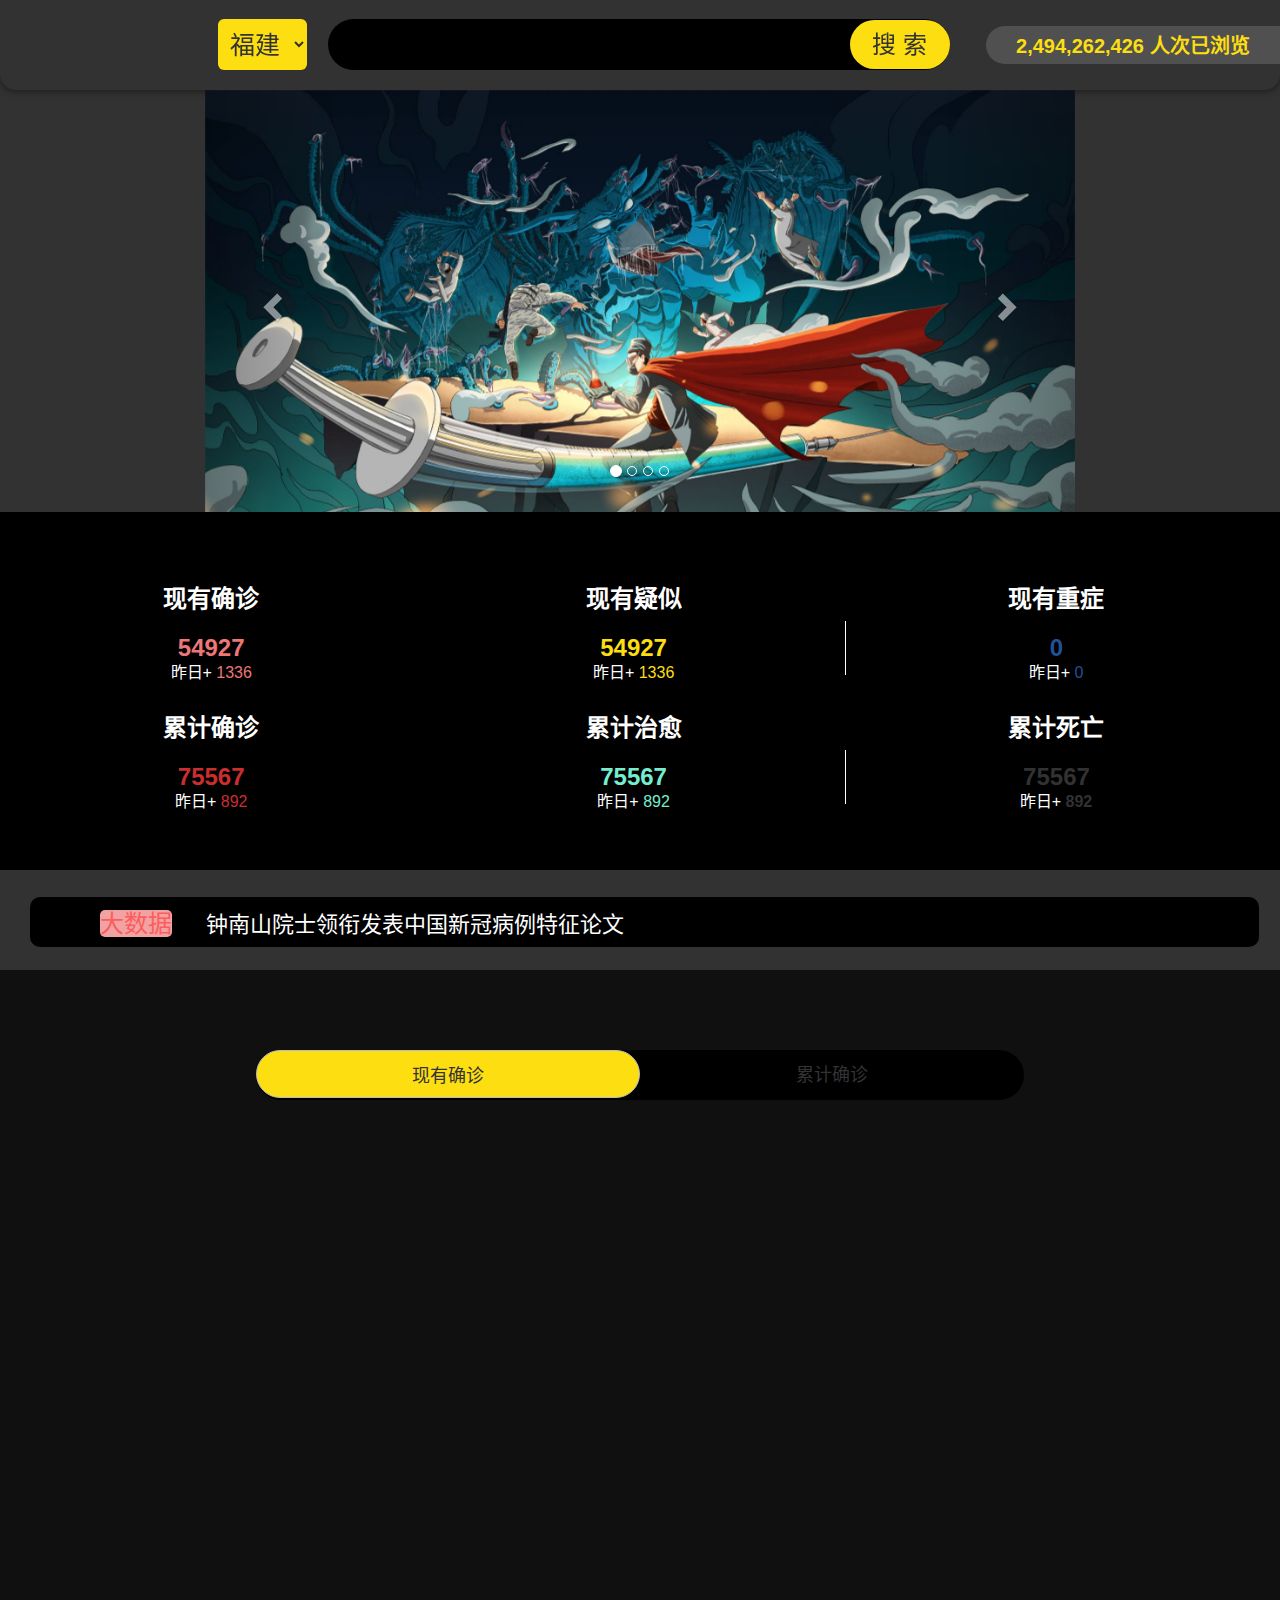
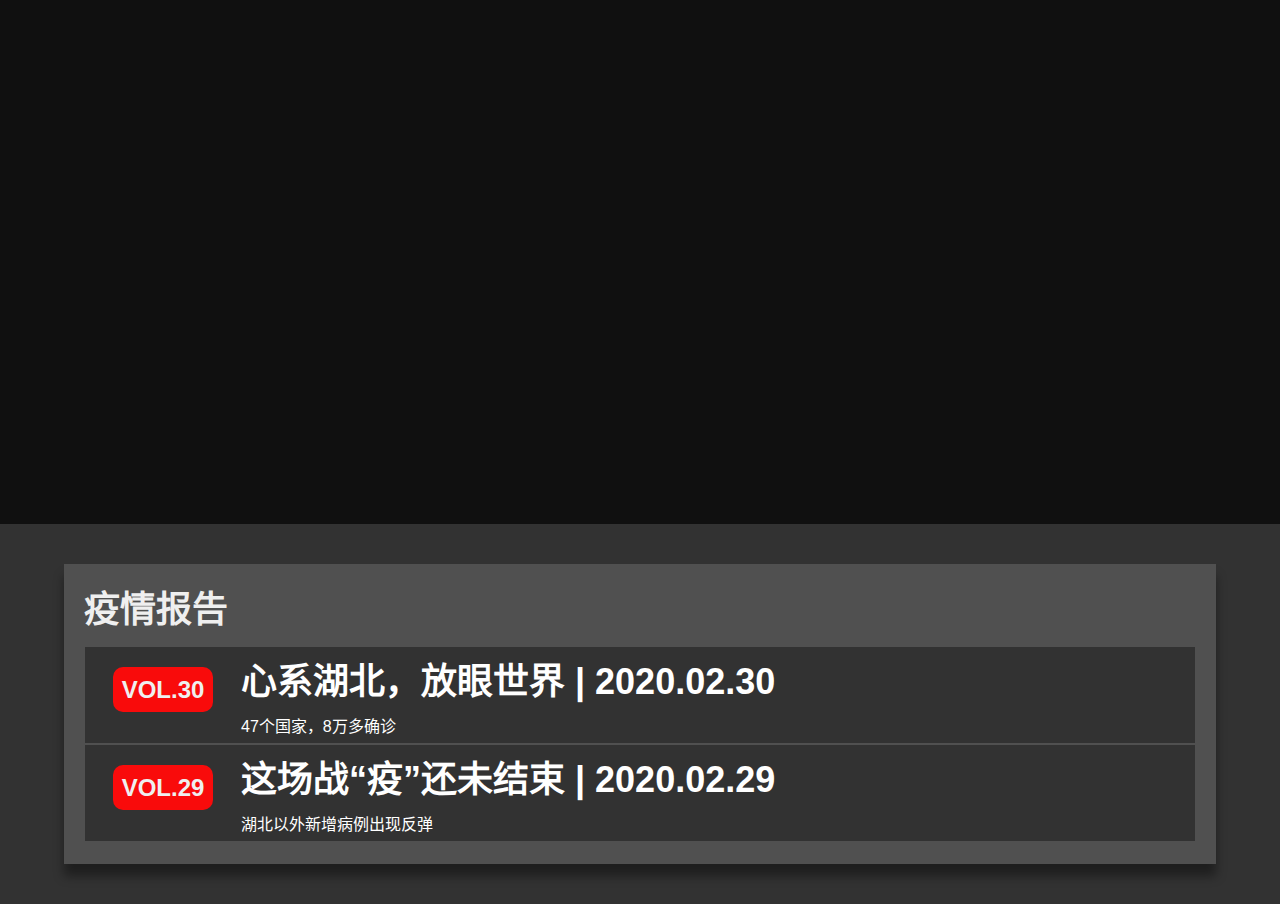
<file: index.html>
<!DOCTYPE html>
<html lang="zh-cn">
<head>
    <meta charset="UTF-8">
    <meta name="viewport" content="width=device-width, initial-scale=1.0">
    <title>疫情地图</title>
    <link rel="stylesheet" href="lib/bootstrap/css/bootstrap.css">
    <link rel="stylesheet" href="css/index.css">
    <script type="text/javascript" src="https://www.echartsjs.com/examples/vendors/echarts/echarts.min.js?_v_=1578305236132"></script>
    <!-- <script type="text/javascript" src="js/china.js" charset="utf-8"></script> -->
    <script src="https://www.echartsjs.com/examples/vendors/echarts/map/js/china.js?_v_=1578305236132"></script>
    <script src="https://www.echartsjs.com/examples/vendors/jquery/jquery.js"></script>
    <script src="js/lib/worldcloud.js"></script>
<body>
    <header>
        <nav>
            
            <div class="btn-provience">
                <select>
                    <option>福建</option>
                    <option>上海</option>
                    <option>深圳</option>
                </select>
            </div>
            <div class="search">
                <input type="text" class="searchBar">
                <input type="button" class="btnSearch" value="搜 索">
            </div>
            <div class="online">
                <p class="numOnline">2,494,262,426 人次已浏览</p>
            </div>
        </nav>
    </header>

    <div id="s1" class="carousel slide" data-ride="carousel" style="width: 68%; margin: 0 auto;">
        <!-- Indicators -->
        <ol class="carousel-indicators">
            <li data-target="#s1" data-slide-to="0" class="active"></li>
            <li data-target="#s1" data-slide-to="1"></li>
            <li data-target="#s1" data-slide-to="2"></li>
            <li data-target="#s1" data-slide-to="3"></li>
        </ol>
    
        <!-- Wrapper for slides -->
        <div class="carousel-inner" role="listbox" style="height: 33vw;">
            <div class="item active">
                <img src="images/banner1.jpg" alt="...">
            </div>
            <div class="item">
                <img src="images/banner2.jpg" alt="...">
            </div>
            <div class="item">
                <img src="images/banner3.jpg" alt="...">
            </div>
            <div class="item">
                <img src="images/banner4.jpg" alt="...">
            </div>
        </div>
    
        <!-- Controls -->
        <a class="left carousel-control" href="#s1" role="button" data-slide="prev">
            <span class="glyphicon glyphicon-chevron-left" aria-hidden="true"></span>
            <span class="sr-only">Previous</span>
        </a>
        <a class="right carousel-control" href="#s1" role="button" data-slide="next">
            <span class="glyphicon glyphicon-chevron-right" aria-hidden="true"></span>
            <span class="sr-only">Next</span>
        </a>
    </div>

    <div id="data">
        <div class="colum">
            <div class = type>
                <p>现有确诊</p>
                <p id="nowConfirm">54927</p>
                <p>
                    <span>昨日+</span>
                    <span id="addCurr">1336</span>
                </p>
            </div>
            <div class = type>
                <p>累计确诊</p>
                <p id="confirm">75567</p>
                <p>
                    <span>昨日+</span>
                    <span id="addTotal">892</span>
                </p>
            </div>
        </div>
        <div class="colum">
            <div class = type>
                <p>现有疑似</p>
                <p id="suspected">54927</p>
                <p>
                    <span>昨日+</span>
                    <span id="addSuspected">1336</span>
                </p>
            </div>
            <div class = type>
                <p>累计治愈</p>
                <p id="cure">75567</p>
                <p>
                    <span>昨日+</span>
                    <span id="addCure">892</span>
                </p>
            </div>
        </div>
        <div class="colum">
            <div class = type>
                <p>现有重症</p>
                <p id="importCase">0</p>
                <p>
                    <span>昨日+</span>
                    <span id="addImported">0</span>
                </p>
            </div>
            <div class = type>
                <p>累计死亡</p>
                <p id="dead">75567</p>
                <p>
                    <span>昨日+</span>
                    <span id="addDead">892</span>
                </p>
            </div>
        </div>
        
        
    </div>

    <div style="width: 100%; height: 100px;">
        <div id="news">
            <span>大数据</span>
            <span>钟南山院士领衔发表中国新冠病例特征论文</span>
        </div>    
    </div>
    <div style="background-color: rgb(16, 16, 16);padding-top: 80px;">
        <div id="changeBar">
            <div id="effected" class="focus">现有确诊</div>
            <div id="totalEffected" class="unfocus">累计确诊</div>
        </div>
        <div id="map">
        </div>
        <div id="map2"></div>
    </div>

    <div id="report">
        <p>疫情报告</p>
        <div id="report1" class="bar">
            <div class="tag">
                <p>VOL.30</p>
            </div>
            <div class="title">
                <p>心系湖北，放眼世界 | 2020.02.30</p>
                <p>47个国家，8万多确诊</p>
            </div>          
        </div>
        <div id="report2" class="bar">
            <div class="tag">
                <p>VOL.29</p>
            </div>
            <div class="title">
                <p>这场战“疫”还未结束 | 2020.02.29</p>
                <p>湖北以外新增病例出现反弹</p>
            </div>
        </div>
    </div>

    <script type="text/javascript">
        var myChart = echarts.init(document.getElementById('map'));
        option = {
            tooltip: {
                    formatter:function(params,ticket, callback){
                        return params.seriesName+'<br />'+params.name+'：'+params.value
                    }//数据格式化
                },
            visualMap: {
                min: 0,
                max: 1500,
                left: 'left',
                top: 'bottom',
                text: ['高','低'],//取值范围的文字
                inRange: {
                    color: ['#e0ffff', '#006edd']//取值范围的颜色
                },
                show:true//图注
            },
            geo: {
                map: 'china',
                roam: false,//不开启缩放和平移
                zoom:1.23,//视角缩放比例
                label: {
                    normal: {
                        show: true,
                        fontSize:'10',
                        color: 'rgba(0,0,0,0.7)'
                    }
                },
                itemStyle: {
                    normal:{
                        borderColor: 'rgba(0, 0, 0, 0.2)'
                    },
                    emphasis:{
                        areaColor: '#F3B329',//鼠标选择区域颜色
                        shadowOffsetX: 0,
                        shadowOffsetY: 0,
                        shadowBlur: 20,
                        borderWidth: 0,
                        shadowColor: 'rgba(0, 0, 0, 0.5)'
                    }
                }
            },
            series : [
                {
                    name: '现存确诊',
                    type: 'map',
                    geoIndex: 0,
                    data:[]
                }
            ]
        };
        myChart.setOption(option);

        option2 = {
            tooltip: {
                formatter:function(params,ticket, callback){
                    return params.seriesName+'<br />'+params.name+'：'+params.value
                }//数据格式化
            },
            visualMap: {
                min: 0,
                max: 1500,
                left: 'left',
                top: 'bottom',
                text: ['高','低'],//取值范围的文字
                inRange: {
                    color: ['#e0ffff', '#006edd']//取值范围的颜色
                },
                show:true//图注
            },
            geo: {
                map: 'china',
                roam: false,//不开启缩放和平移
                zoom: 1.23,//视角缩放比例
                label: {
                    normal: {
                        show: true,
                        fontSize:'10',
                        color: 'rgba(0,0,0,0.7)'
                    }
                },
                itemStyle: {
                    normal:{
                        borderColor: 'rgba(0, 0, 0, 0.2)'
                    },
                    emphasis:{
                        areaColor: '#F3B329',//鼠标选择区域颜色
                        shadowOffsetX: 0,
                        shadowOffsetY: 0,
                        shadowBlur: 20,
                        borderWidth: 0,
                        shadowColor: 'rgba(0, 0, 0, 0.5)'
                    }
                }
            },
            series : [
                {
                    name: '累计确诊',
                    type: 'map',
                    geoIndex: 0,
                    data:[]
                }
            ]
        };

        myChart.on('click', function (param) {
            // 城市中文名
            var cityName = encodeURI(param.name);
            window.open("test.html?cityName=" + cityName, "_self");

        });

        document.getElementById('effected').onclick = function () {
            document.getElementById('map').style.display = "block";
            document.getElementById('map2').style.display = "none";
            this.className = "focus";
            document.getElementById('totalEffected').className = "unfocus";
        };
        document.getElementById('totalEffected').onclick = function () {
            document.getElementById('map2').style.display = "block";
            document.getElementById('map').style.display = "none";
            this.className = "focus";
            document.getElementById('effected').className = "unfocus";
            var myChart2 = echarts.init(document.getElementById('map2'));
            myChart2.setOption(option2);
            getCurrData(myChart2);
            myChart2.on('click', function (param) {
            // 城市中文名
                var cityName = encodeURI(param.name);
                window.open("test.html?cityName=" + cityName, "_self");
            
            });
        };


        function getCurrData(params) {
        $.ajax({
            url: "https://view.inews.qq.com/g2/getOnsInfo?name=disease_h5",
            dataType: "jsonp",
            success: function (data) {
            console.log(data.data)
            var res = data.data || "";
            res = JSON.parse(res);
            var newArr = [], newArr2 = [];
            var currEffected, suspected, dead, cure, totalEffected, imported;
            var addCurrEffected, addSuspected, addDead, addCure, addTotalEffected, addImported;
            
            if (res) {
                
                totalEffected = res.chinaTotal.confirm;
                suspected = res.chinaTotal.suspect;
                cure = res.chinaTotal.heal;
                dead = res.chinaTotal.dead;
                currEffected = res.chinaTotal.nowConfirm;
                imported = res.chinaTotal.importedCase;
                addCurrEffected = res.chinaAdd.nowConfirm;
                addSuspected = res.chinaAdd.suspect;
                addCure = res.chinaAdd.heal;
                addDead = res.chinaAdd.dead;
                addImported = res.chinaAdd.importedCase;
                addTotalEffected = res.chinaAdd.confirm;


                document.getElementById("confirm").innerText = totalEffected;
                document.getElementById("nowConfirm").innerText = currEffected;
                document.getElementById("cure").innerText = cure;
                document.getElementById("dead").innerText = dead;
                document.getElementById("suspected").innerText = suspected;
                document.getElementById("importCase").innerText = imported;
                document.getElementById("addCurr").innerText = addCurrEffected;
                document.getElementById("addTotal").innerText = addTotalEffected;
                document.getElementById("addCure").innerText = addCure;
                document.getElementById("addDead").innerText = addDead;
                document.getElementById("addImported").innerText = addImported;
                document.getElementById("addSuspected").innerText = addSuspected;
                
                //获取到各个省份的数据
                var province = res.areaTree[0].children;
                for (var i = 0; i < province.length; i++) {
                var json = {
                    name: province[i].name,
                    value: province[i].total.confirm - province[i].total.dead - province[i].total.heal
                }
                var json2 = {
                    name: province[i].name,
                    value: province[i].total.confirm
                }
                newArr.push(json);
                newArr2.push(json2);
                }
                // console.log(newArr)
                // console.log(JSON.stringify(newArr))
                //使用指定的配置项和数据显示图表
                if (params == myChart) {
                    params.setOption({
                    series: [
                        {
                        name: '现存确诊数',
                        type: 'map',
                        mapType: 'china',
                        roam: false,
                        label: {
                            show: true,
                            color: 'rgb(249, 249, 249)'
                        },
                        data: newArr
                        }
                    ]
                    });
                }
                else {
                    params.setOption({
                    series: [
                        {
                        name: '累计确诊数',
                        type: 'map',
                        mapType: 'china',
                        roam: false,
                        label: {
                            show: true,
                            color: 'rgb(249, 249, 249)'
                        },
                        data: newArr2
                        }
                    ]
                    });
                }
            }
            }

        })
    }
    
    getCurrData(myChart);  
    document.getElementById("news").onclick = function () {
        window.open("https://wechat.dxy.cn/news/view?noshare=false&watermark=false&nocopy=false&email=false&simuri=%2Fjapi%2Fweixin%2Fnews%2F43775%2FsuPrXgtcrpPbM%2Fdata&teamId=222");
    }
    document.getElementById("report1").onclick = function () {
        window.open("https://mama.dxy.com/outbreak/daily-of-nationwide-new?index=20200227&locationIds=999&from=todh5");
    }
    document.getElementById("report2").onclick = function () {
        window.open("https://mama.dxy.com/outbreak/daily-of-nationwide-new?index=20200228&locationIds=999&from=todh5");
    }  
    </script>
    
    


    <script src="lib/jquery/jquery.js"></script>
    <script src="lib/bootstrap/js/bootstrap.js"></script>
</html>
</file>
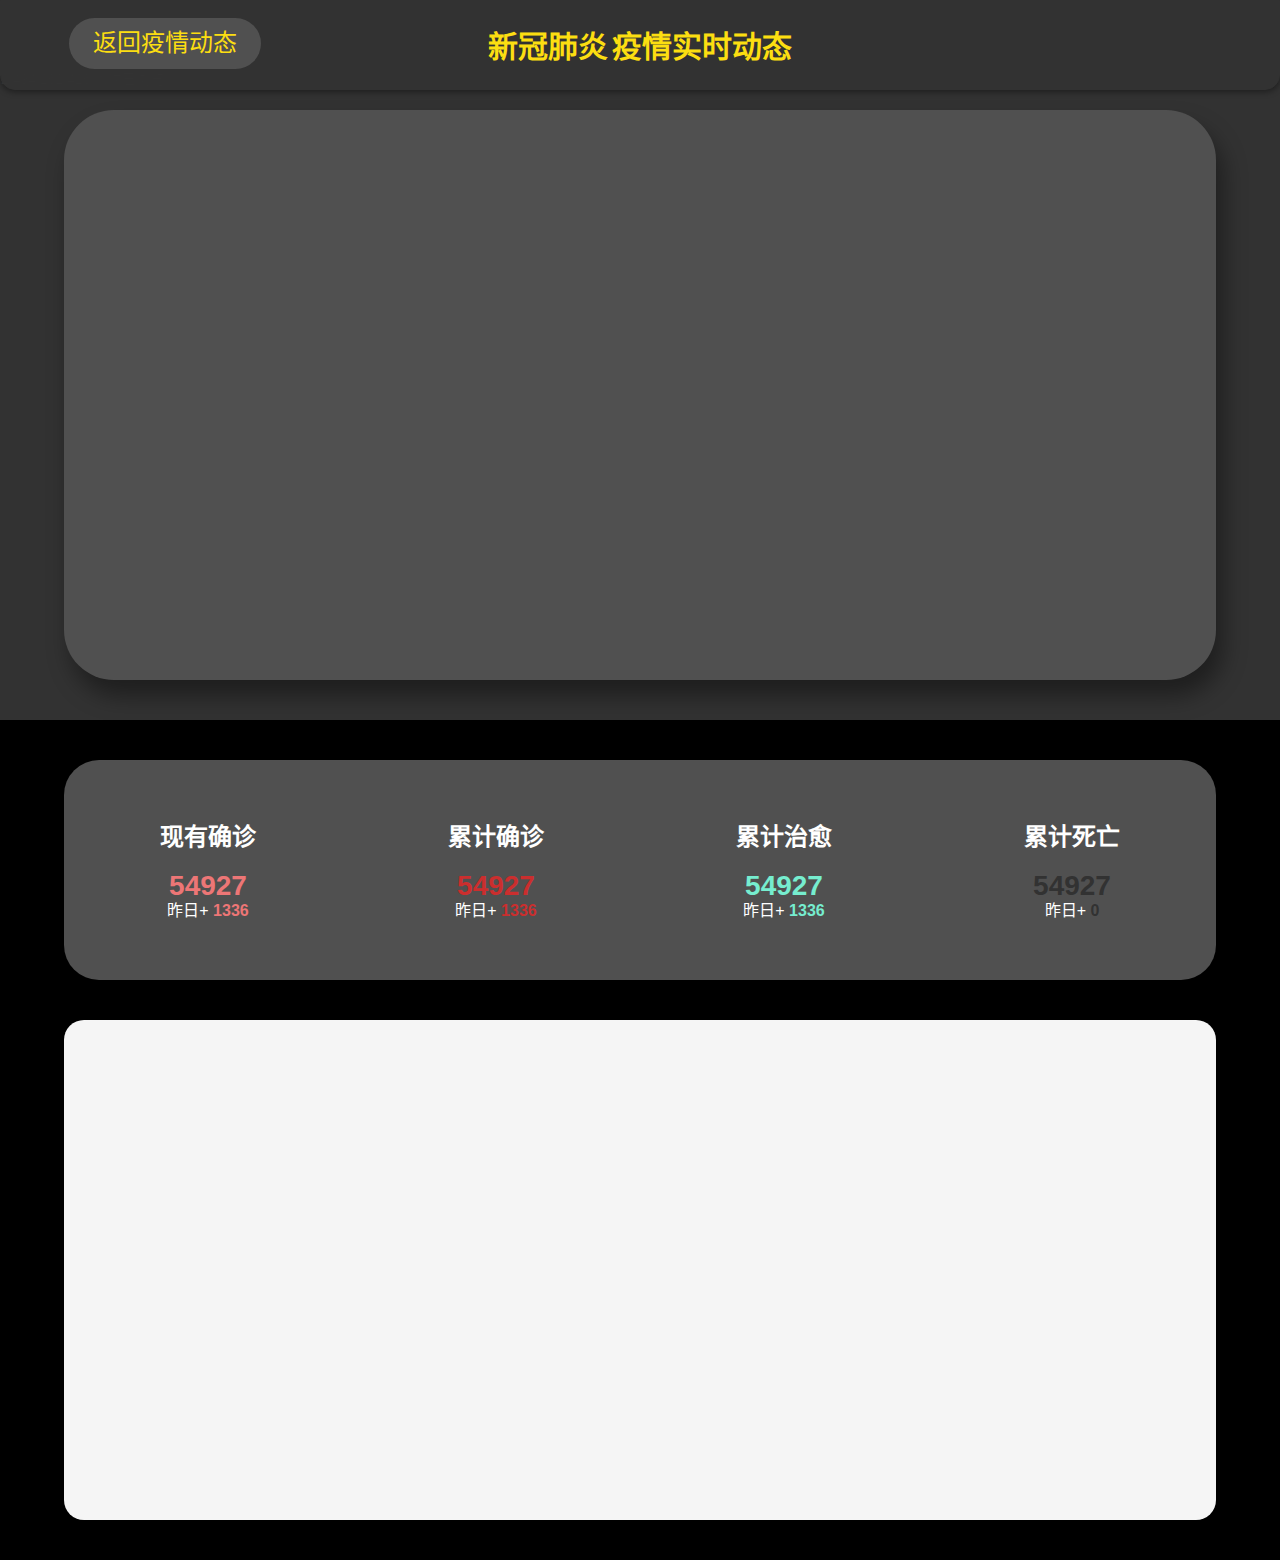
<file: test.html>
<!DOCTYPE html>
<html lang="zh-cn">
<head>
    <meta charset="UTF-8">
    <meta name="viewport" content="width=device-width, initial-scale=1.0">
    <title>Document</title>
    <link rel="stylesheet" href="lib/bootstrap/css/bootstrap.css">
    <link rel="stylesheet" href="css/details.css">
    <script type="text/javascript" src="https://www.echartsjs.com/examples/vendors/echarts/echarts.min.js?_v_=1578305236132"></script>
    <script type="text/javascript" src="js/china.js" charset="utf-8"></script>
    <script src="https://www.echartsjs.com/examples/vendors/jquery/jquery.js"></script>
</head>
<body>
    <header>
        <nav>
            
            <div id="btn-back">返回疫情动态</div>
            <div id="title">
                <span>新冠肺炎</span>
                <span id="province">NaN</span>
                <span>疫情实时动态</span>
            </div>

            <div class="online">
                <p class="numOnline">2,494,262,426 人次已浏览</p>
            </div>
        </nav>
    </header>
    <div id="map"></div>
    <div style="width:100%; background-color: rgb(0, 0, 0); padding:40px 0;">
        <div id="data">
            <div class = type>
                <p>现有确诊</p>
                <p id="nowConfirm">54927</p>
                <p>
                    <span>昨日+</span>
                    <span id="addCurr">1336</span>
                </p>
            </div>
            <div class = type>
                <p>累计确诊</p>
                <p id="totalConfirm">54927</p>
                <p>
                    <span>昨日+</span>
                    <span id="addTotal">1336</span>
                </p>
            </div>
            <div class = type>
                <p>累计治愈</p>
                <p id="cure">54927</p>
                <p>
                    <span>昨日+</span>
                    <span id="addCure">1336</span>
                </p>
            </div>
            <div class = type>
                <p>累计死亡</p>
                <p id="dead">54927</p>
                <p>
                    <span>昨日+</span>
                    <span id="addDead">0</span>
                </p>
            </div>
        </div>

        <div id="line" style="width: 90%; height: 500px; margin: 0 auto; margin-top: 40px; background-color:whitesmoke; border-radius: 20px;"></div>

    </div>
    
    <script type="text/javascript">

        var cityArr=[
                ['上海', '河北', '山西', '内蒙古', '辽宁', '吉林','黑龙江',  '江苏', '浙江', '安徽', '福建', '江西', '山东','河南', '湖北', '湖南', '广东', '广西', '海南', '四川', '贵州', '云南', '西藏', '陕西', '甘肃', '青海', '宁夏', '新疆', '北京', '天津', '重庆', '香港', '澳门', '台湾'],
                ['shanghai', 'hebei','shanxi','neimenggu','liaoning','jilin','heilongjiang','jiangsu','zhejiang','anhui','fujian','jiangxi','shandong','henan','hubei','hunan','guangdong','guangxi','hainan','sichuan','guizhou','yunnan','xizang','shanxi1','gansu','qinghai','ningxia','xinjiang', 'beijing', 'tianjin', 'chongqing', 'xianggang', 'aomen', 'taiwan']
            ];
        var afterUrl =  window.location.search.substring(1);
        // encodeURI(afterUrl);
        var afterEqual = afterUrl.substring(afterUrl.indexOf('=')+1); 
        var cityName = decodeURI(afterEqual);
        document.getElementById("province").innerText = cityName;

        var myChart = echarts.init(document.getElementById('map'));
        var option = {
            tooltip: {
                    formatter:function(params,ticket, callback){
                        return params.seriesName+'<br />'+params.name+'：'+params.value
                    }//数据格式化
                },
            visualMap: {
                type:'continuous',
                min: 0,
                max: 1500,
                left: 'left',
                top: 'bottom',
                text: ['高','低'],//取值范围的文字
                inRange: {
                    color: ['#e0ffff', '#006edd']//取值范围的颜色
                },
                show:true//图注
            },

            series : [
                {
                    name: '现存确诊',
                    type: 'map',
                    mapType: 'china',
                    geoIndex: 0,
                    label: {
                    normal: {
                        show: true,
                        fontSize:'10',
                        color: 'rgba(0,0,0,0.7)'
                    }
                },
                    data:[]
                }
            ],
        
        };

        function showCity(zhName, pyName){
            console.log(zhName, pyName);
            $.getScript('./js/province/'+pyName+'.js', function(){
                option.series[0].mapType=zhName;
                var cityOption = JSON.parse(JSON.stringify(option));
                myChart.setOption(cityOption);
            });
        }
        function getPyName() {       
            for(var i=0,len=cityArr[0].length;i<len;i++){
                console.log(cityName);
                if(cityName==cityArr[0][i]){
                    // 获取得城市拼音  
                    showCity(cityArr[0][i], cityArr[1][i]);
                    
                }
            }
        }
        getPyName();

        var myChart2 = echarts.init(document.getElementById('line'));
        option2 = {
            tooltip: {
                trigger: 'axis'
            },
            legend: {
                data: ['新增确诊', '累计确诊', '新增疑似', '累计治愈', '累计死亡']
            },
            grid: {
                left: '3%',
                right: '4%',
                bottom: '3%',
                containLabel: true
            },
            toolbox: {
                feature: {
                    saveAsImage: {}
                }
            },
            xAxis: {
                type: 'category',
                boundaryGap: false,
                data: []
            },
            yAxis: {
                type: 'value'
            },
            series: [
                {
                    name: '新增确诊',
                    type: 'line',
                    data: []
                },
                {
                    name: '累计确诊',
                    type: 'line',
                    data: []
                },
                {
                    name: '新增疑似',
                    type: 'line',
                    data: []
                },
                {
                    name: '累计治愈',
                    type: 'line',
                    data: []
                },
                {
                    name: '累计死亡',
                    type: 'line',
                    data: []
                }
                
            ]
        };

        myChart2.setOption(option2);

        function getCurrData(params) {
        $.ajax({
            url: "https://view.inews.qq.com/g2/getOnsInfo?name=disease_h5",
            dataType: "jsonp",
            success: function (data) {
            console.log(data.data)
            var res = data.data || "";
            res = JSON.parse(res);
            var newArr = [];
            var currEffected, dead, cure, totalEffected;
            var addCurrEffected, addDead, addCure, addTotalEffected;
            
            if (res) {
                
                
                //获取到各个省份及其市级县的数据
                for (var k = 0; k < res.areaTree[0].children.length; k++) {
                    if (res.areaTree[0].children[k].name == cityName) {
                        currEffected = res.areaTree[0].children[k].total.confirm - res.areaTree[0].children[k].total.dead - res.areaTree[0].children[k].total.heal;
                        totalEffected = res.areaTree[0].children[k].total.confirm;
                        cure = res.areaTree[0].children[k].total.heal;
                        dead = res.areaTree[0].children[k].total.dead;
                        addCurrEffected = res.areaTree[0].children[k].today.confirm;
                        addCure = res.areaTree[0].children[k].today.confirmCuts;
                        document.getElementById("nowConfirm").innerText = currEffected;
                        document.getElementById("totalConfirm").innerText = totalEffected;
                        document.getElementById("cure").innerText = cure;
                        document.getElementById("dead").innerText = dead;
                        document.getElementById("addCurr").innerText = addCurrEffected;
                        document.getElementById("addTotal").innerText = addCurrEffected;
                        document.getElementById("addCure").innerText = addCure;
                    }
                    
                    var city = res.areaTree[0].children[k].children;
                    for (var i = 0; i < city.length; i++) {
                    var json = {
                        name: city[i].name,
                        value: city[i].total.confirm - city[i].total.dead - city[i].total.heal
                    }
                    
                    newArr.push(json);

                    }
                    // console.log(newArr)
                    // console.log(JSON.stringify(newArr))
                    //使用指定的配置项和数据显示图表
                    if (params == myChart) {
                        params.setOption({
                        series: [
                            {
                            
                            data: newArr
                            }
                        ]
                        });
                    }
                }
            }
            }

        })
    }
            
    getCurrData(myChart);
    
    function lineData() {
        var url = "http://www.dzyong.top:3005/yiqing/history";/*json文件url，本地的就写本地的位置，如果是服务器的就写服务器的路径*/
            var request = new XMLHttpRequest();
            request.open("get", url);/*设置请求方法与路径*/
            request.send(null);/*不发送数据到服务器*/
            request.onload = function () {/*XHR对象获取到返回信息后执行*/
                if (request.status == 200) {/*返回状态为200，即为数据获取成功*/
                    var res = JSON.parse(request.responseText);
                    var xline = [], increase = [], total = [], suspected = [], cure = [], dead = [];
                    for(var i=0; i<res.data.length; i++){
                        xline[i] = res.data[i].date;
                        if (i != 0) {
                            increase[i] = res.data[i].confirmedNum - res.data[i-1].confirmedNum;
                            suspected[i] = res.data[i].suspectedNum - res.data[i-1].suspectedNum;
                            if (suspected[i] < 0) {
                                suspected[i] = 0;
                            }
                        }
                        else {
                            increase[i] = res.data[0].confirmedNum;
                            suspected[i] = res.data[0].suspectedNum;
                        }
                        cure[i] = res.data[i].curesNum;
                        dead[i] = res.data[i].deathsNum
                        total[i] = res.data[i].confirmedNum;
                    }
                    console.log(total);
                    myChart2.setOption({
                        xAxis: {
                            data: xline
                        },
                        series: [
                            {
                                name: '新增确诊',
                                data: increase
                            },
                            {
                                name: '累计确诊',
                                data: total
                            },
                            {
                                name: '新增疑似',
                                data: suspected
                            },
                            {
                                name: '累计治愈',
                                data: cure
                            },
                            {
                                name: '累计死亡',
                                data: dead
                            }
                            
                        ]

                    })
                }
            }
    }

    lineData();
    document.getElementById("btn-back").onclick = function() {
        window.open('index.html', "_self");
    }
    </script>
</body>
</html>
</file>
<file: css/index.css>
body {
    margin: 0;
    padding: 0;
    background-color: #323232;
}
input {
    border:0;
    outline:none; 
}
header nav {
    height: 7vw;
    width: 100%;
    min-width: 800px;
    background-color: #323232;
    border: #323232 1px solid;
    box-shadow: rgba(0, 0, 0, 0.4) 0px 2px 6px 0px;
    border-radius: 0px 0px 15px 15px;
}

select{
    padding: 0 8px;
    width: 7%;
    height: 4vw; 
    position: absolute;
    left: 17%;
    top: 1.5vw;
    z-index: 13;
    background-color: rgb(252, 222, 17);
    border: none;
    font-size: 25px;
    font-weight: normal;
    font-style: normal;
    border-radius: 6px;
    /* float: left; */
}

.search {
    width: 48.6%;
    min-width: 227px;
    height: 4vw;
    position: absolute;
    left: 25.6%;
    top: 1.5vw;
    z-index: 137;
    background-color: rgb(0, 0, 0);  
    border-radius: 40px;
    padding: 0px;
}
.searchBar {
    margin: 0 30px;
    width: 75%;
    height: 4vw;
    border: none;
    color: white;
    font-size: 36px;
    background-color: inherit;
    font-weight: normal;
    font-style: normal;
    line-height: 20px;
    position: absolute;
    left: 0;
}
.btnSearch {
    width: 100px;
    height: 3.8vw;
    position: absolute;
    top: 1px;
    right: 0;
    z-index: 15;
    background-color: rgb(252, 222, 17);
    border: none;
    border-radius: 45px;
    font-size: 14px;
    padding: 0px;
    text-align: center;
    line-height: 20px;
    font-weight: normal;
    font-style: normal;
    font-size: 24px;
}
.online {
    width: 23%;
    min-width: 96px;
    height: 3vw;
    position: absolute;
    right: 0;
    top: 2vw;
    z-index: 140;
    background-color: rgb(80, 80, 80);
    border: none;
    color: rgb(50, 50, 50);
    border-radius: 40px 0px 0px 40px;
    font-size: 14px;
    padding: 0px;
    text-align: center;
    line-height: 20px;
    font-weight: normal;
    font-style: normal;
    opacity: 1;

}
.numOnline {
    font-family: Arial, Helvetica, sans-serif;
    font-weight: 700;
    font-size: 20px;
    color: rgba(252, 222, 17, 1);
    font-style: normal;
    letter-spacing: 0px;
    line-height: 40px;
    text-decoration: none;
}

#news span:nth-of-type(1) {

    font-size: 24px;
    position: relative;
    left: 70px;
    top: 10px;
    z-index: 133;
    background-color: rgb(241, 162, 162);
    color: rgba(253, 92, 92, 1);
    border-radius: 5px;
}

#news span:nth-of-type(2) {

    color: white;
    font-size: 22px;
    position: relative;
    left: 100px;
    top: 10px;
}

#data {
    width: 100%;
    height: 28vw;
    left: 0px;
    top: 0px;
    z-index: 5;
    background-color: rgb(0, 0, 0);
    border: none;
    font-size: 14px;
    padding-top: 60px;
    text-align: center;
    line-height: 20px;
    font-weight: normal;
    font-style: normal;
    opacity: 1;
    transform: rotate(0deg);
}

.colum {
    position: relative;
    width: 33%;
    height: inherit;
    z-index: 29;
    display: inline-block;
    float: left;
}



.type p:nth-of-type(1) {

    font-family: Arial, Helvetica, sans-serif;
    font-weight: bolder; 
    font-size: 24px;
    color: rgba(255, 255, 255, 1);
    font-style: normal;
    letter-spacing: 0px;
    line-height: 54px;
    text-decoration: none;
    margin: 0;
}

.type p:nth-of-type(2) {
    font-family: Arial, Helvetica, sans-serif;
    font-weight: 700;
    font-size: 24px;
    font-style: normal;
    letter-spacing: 0px;
    line-height: 54px;
    text-decoration: none;
    margin-top: -5px;
}

.type p:nth-of-type(3) {
    margin-top: -30px;
    font-family: Arial, Helvetica, sans-serif;
    font-weight: 400;
    font-size: 16px;
    font-style: normal;
    letter-spacing: 0px;
    line-height: 36px;
    text-decoration: none;
}


.colum .type p:nth-of-type(3) span:nth-of-type(1) {
    color: rgba(255, 255, 255, 1);
}
.colum .type:nth-of-type(1) p:nth-of-type(2){
    color: rgba(237, 118, 118, 1);
}
.colum .type:nth-of-type(1) p:nth-of-type(3) span:nth-of-type(2) {
    color: rgba(237, 118, 118, 1);
}
.colum .type:nth-of-type(2) p:nth-of-type(2){
    color: rgba(203, 46, 46, 1);
}
.colum .type:nth-of-type(2) p:nth-of-type(3) span:nth-of-type(2) {
    color: rgba(203, 46, 46, 1);
}
.colum:nth-of-type(2) .type:nth-of-type(1) p:nth-of-type(2){
    color: rgba(252, 222, 17, 1);
}
.colum:nth-of-type(2) .type:nth-of-type(1) p:nth-of-type(3) span:nth-of-type(2) {
    color: rgba(252, 222, 17, 1);
}
.colum:nth-of-type(2) .type:nth-of-type(2) p:nth-of-type(2){
    color: rgba(118, 237, 207, 1);
}
.colum:nth-of-type(2) .type:nth-of-type(2) p:nth-of-type(3) span:nth-of-type(2) {
    color: rgba(118, 237, 207, 1);    
}
.colum:nth-of-type(3) .type:nth-of-type(1) p:nth-of-type(2){
    color: rgba(35, 81, 152, 1);
    border-left: 1px solid white;
}
.colum:nth-of-type(3) .type:nth-of-type(1) p:nth-of-type(3) span:nth-of-type(2) {
    color: rgba(35, 81, 152, 1);   
}
.colum:nth-of-type(3) .type:nth-of-type(2) p:nth-of-type(2){
    color: rgba(50, 50, 50, 1);
    border-left: 1px solid white;
}
.colum:nth-of-type(3) .type:nth-of-type(2) p:nth-of-type(3) span:nth-of-type(2) {
    color: rgba(50, 50, 50, 1); 
    font-weight: bolder; 
}



#news {
    width: 96%; position: relative; left: 30px; top: -33px; background-color: black; height: 50px; border-radius: 10px; float: left; cursor: pointer;
}

#map {
    width: 100%;
    height: 1024px;
    background-color: rgb(16, 16, 16);
}
#map2 {
    width: 100%;
    height: 1024px;
    background-color: rgb(16, 16, 16);
    display: none;
}

#changeBar {
    width: 60%;
    height: 50px;
    margin: 0 auto;
    z-index: 55;
    background-color: rgb(0, 0, 0);
    border: none;
    border-radius: 35px;
    font-size: 14px;
    padding: 0px;
    text-align: center;
    line-height: 20px;
    font-weight: normal;
    font-style: normal;
}

.focus {
    width: 50%;
    height: 48px;
    left: 136px;
    top: 111px;
    z-index: 56;
    background-color: rgb(252, 222, 17);
    border-color: rgb(187, 187, 187);
    border-width: 1px;
    border-style: solid;
    border-radius: 30px;
    font-size: 18px;
    padding: 0px;
    text-align: center;
    line-height: 50px;
    float: left;
    cursor: pointer;
}

.unfocus {
    width: 50%;
    height: 48px;
    z-index: 59;
    font-size: 18px;
    text-align: center;
    line-height: 50px;
    float: left;
    cursor: pointer;
}

#report {
    width: 90%;
    height: 300px;
    left: 49px;
    top: 2431px;
    z-index: 111;
    background-color: rgb(80, 80, 80);
    border: none;
    box-shadow: rgba(0, 0, 0, 0.4) 0px 12px 10px 0px;
    margin: 40px auto;
    padding: 20px;
}

#report > p {
    font-family: Arial, Helvetica, sans-serif;
    font-weight: 700;
    font-size: 36px;
    color: rgba(239, 239, 239, 1);
}

.tag p {
    font-family: Arial, Helvetica, sans-serif;
    font-weight: 700;
    font-size: 24px !important;
    color: rgba(239, 239, 239, 1);
}

.bar {
    width: 100%;
    height: 98px;
    background-color: rgb(50, 50, 50);
    border-left: 1px solid;
    border-right: 1px solid;
    border-bottom: 0.5px solid;
    border-top: 0.5px solid;
    border-color: rgb(80, 80, 80);
    cursor: pointer;
}

.tag {
    width: 100px;
    height: 45px;
    z-index: 119;
    background-color: rgb(249, 11, 11);
    border-radius: 10px;
    text-align: center;
    line-height: 45px;
    float: left;
    margin: 28px;
    margin-top: 20px;
}

.title p {
    font-family: Arial, Helvetica, sans-serif;
    color: rgb(255, 255, 255);
}

.title p:nth-of-type(1){  
    font-weight: 700;
    font-size: 36px;
    line-height: 70px;
}

.title p:nth-of-type(2){
    font-weight: 400;
    font-size: 16px;
    line-height: 0px;
}
</file>
<file: css/details.css>
body {
    margin: 0;
    padding: 0;
    background-color: #323232;
}
input {
    border:0;
    outline:none; 
}
header nav {
    height: 7vw;
    width: 100%;
    min-width: 800px;
    background-color: #323232;
    border: #323232 1px solid;
    box-shadow: rgba(0, 0, 0, 0.4) 0px 2px 6px 0px;
    border-radius: 0px 0px 15px 15px;
}

#btn-back {
    width: 15%;
    height: 4vw;
    position: absolute;
    left: 69px; 
    top: 18px;
    z-index: 79;
    background-color: rgb(80, 80, 80);
    border: none;
    border-radius: 40px;
    padding: 0px;
    text-align: center;
    font-family: Arial, Helvetica, sans-serif;
    font-weight: border;
    font-size: 24px;
    color: rgb(252, 222, 17);
    line-height: 50px;
    cursor: pointer;
}

#title {
    text-align: center;
    margin: 0 auto;
    padding-top: 25px;
}

#title span{
    font-size: 30px;
    font-family: Arial, Helvetica, sans-serif;
    font-weight: 700;
    color: rgb(252, 222, 17);
}

#province {
    border-radius: 20px;
    background-color: rgb(252, 222, 17);
    color: #323232 !important;
}



#map {
    width: 90%;
    height: 570px;
    z-index: 16;
    background-color: rgb(80, 80, 80);
    border: none;
    box-shadow: rgba(0, 0, 0, 0.4) 7px 16px 23px 0px;
    color: rgb(80, 80, 80);
    border-radius: 50px;
    font-size: 14px;
    padding: 0px;
    text-align: center;
    line-height: 20px;
    margin: 0 auto;
    margin-top: 20px;
    margin-bottom: 40px;
}

#data {
    width: 90%;
    height: 220px;
    margin: 0 auto;
    z-index: 27;
    background-color: rgb(80, 80, 80);
    border: none;
    border-radius: 35px;
    font-size: 14px;
    padding: 0px;
    text-align: center;
    line-height: 20px;
}

.type p:nth-of-type(1) {

    font-family: Arial, Helvetica, sans-serif;
    font-weight: bolder; 
    font-size: 24px;
    color: rgba(255, 255, 255, 1);
    font-style: normal;
    letter-spacing: 0px;
    line-height: 54px;
    text-decoration: none;
    margin: 0;
}

.type p:nth-of-type(2) {
    font-family: Arial, Helvetica, sans-serif;
    font-weight: 700;
    font-size: 28px;
    font-style: normal;
    letter-spacing: 0px;
    line-height: 54px;
    text-decoration: none;
    margin-top: -5px;
}

.type p:nth-of-type(3) {
    margin-top: -30px;
    font-family: Arial, Helvetica, sans-serif;
    font-weight: 400;
    font-size: 16px;
    font-style: normal;
    letter-spacing: 0px;
    line-height: 36px;
    text-decoration: none;
}

.type {
    position: relative;
    width: 25%;
    height: inherit;
    z-index: 29;
    padding-top: 50px;
    float: left;
    color: white;
}

#data .type:nth-of-type(1) p:nth-of-type(2){
    color: rgba(237, 118, 118, 1);
    font-weight: bolder;
}
#data .type:nth-of-type(1) p:nth-of-type(3) span:nth-of-type(2) {
    color: rgba(237, 118, 118, 1);
    font-weight: bolder;
}
#data .type:nth-of-type(2) p:nth-of-type(2){
    color: rgba(203, 46, 46, 1);
    font-weight: bolder;
}
#data .type:nth-of-type(2) p:nth-of-type(3) span:nth-of-type(2) {
    color: rgba(203, 46, 46, 1);
    font-weight: bolder;
}
#data .type:nth-of-type(3) p:nth-of-type(2){
    color: rgba(118, 237, 207, 1); 
    font-weight: bolder;
}
#data .type:nth-of-type(3) p:nth-of-type(3) span:nth-of-type(2) {
    color: rgba(118, 237, 207, 1); 
    font-weight: bolder;
}
#data .type:nth-of-type(4) p:nth-of-type(2){
    color: rgba(50, 50, 50, 1);
    font-weight: bolder;
}
#data .type:nth-of-type(4) p:nth-of-type(3) span:nth-of-type(2) {
    color: rgba(50, 50, 50, 1);  
    font-weight: bolder;
}
</file>
